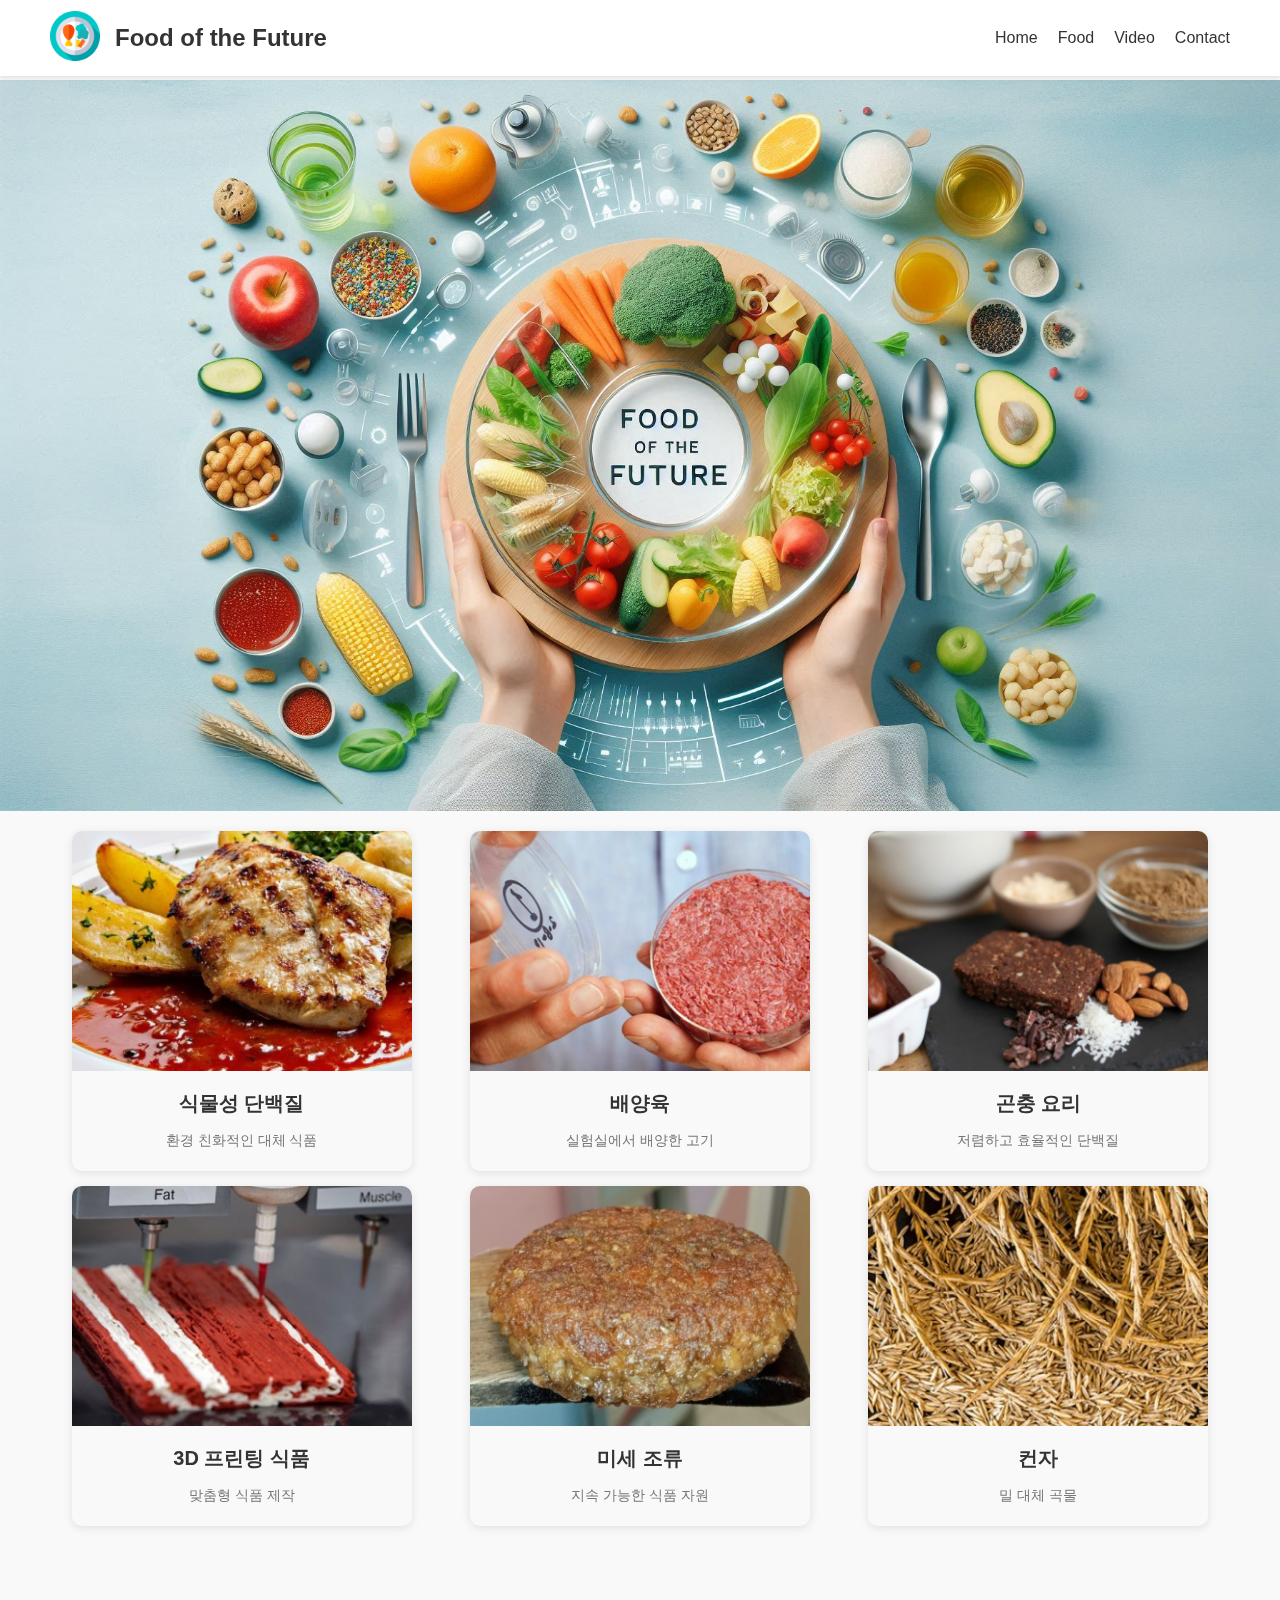
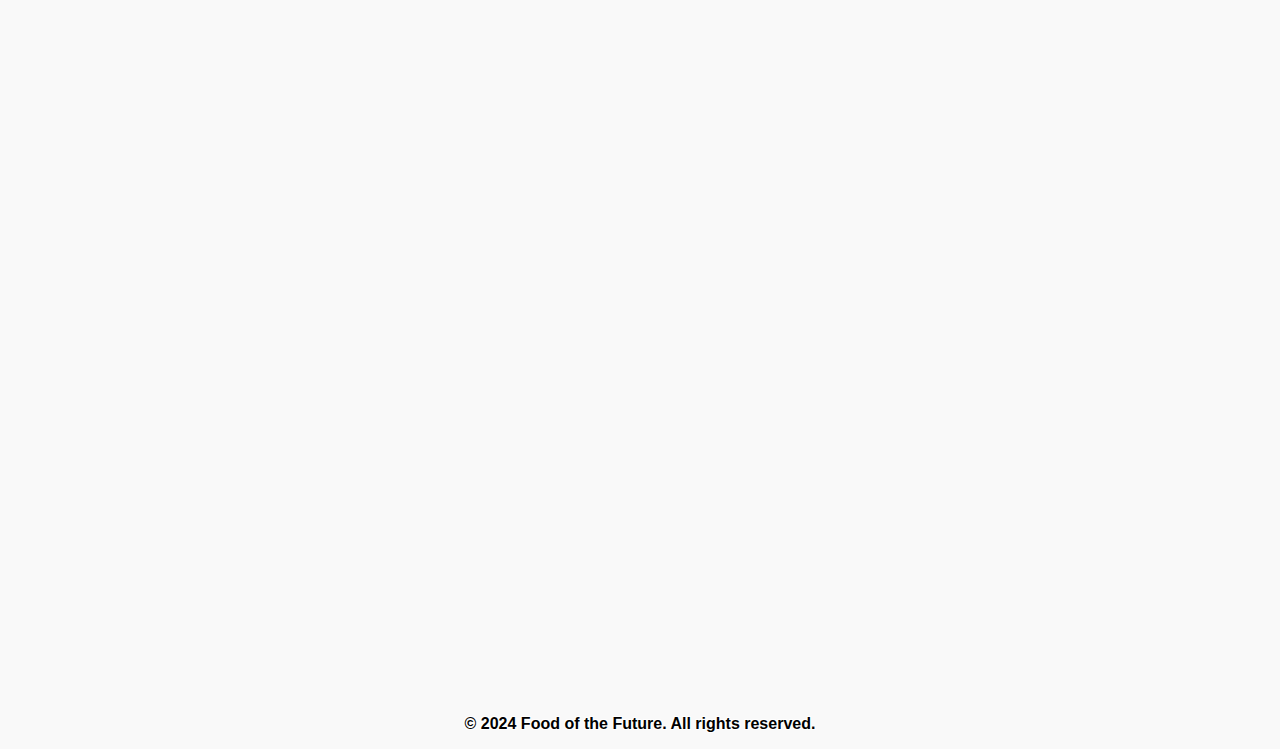
<file: index.html>
<!DOCTYPE html>
<html lang="ko">
<head>
    <meta charset="UTF-8">
    <meta name="viewport" content="width=device-width, initial-scale=1.0">
    <title>Food of the future</title>
    <link rel="stylesheet" href="styles.css">
</head>
<body>
    <header>
        <div class="logo-container">
            <a href="#main-section" class="logo-link">
                <img src="assets/images/logo.svg" alt="Site Logo" class="logo">
            </a>
            <h1>Food of the Future</h1>
        </div>
        <nav>
            <a href="#main-section">Home</a>
            <a href="#food-section">Food</a>
            <a href="#video-section">Video</a>
            <a href="contact.html">Contact</a>
        </nav>
    </header>

    <section id="main-section" class="main-section">
        <div class="main-content">
            <img src="assets/images/main.jpeg" alt="Food of the Future">
            <div class="overlay">
                <h2>Food of the Future</h2>
                <p>우리의 식탁은 지구의 건강과 직결됩니다.</p>
                <p>빠르게 변화하는 환경 속에서, 우리는 지속 가능한 음식 자원을 찾고, 미래의 식량 위기에 대비해야 합니다.</p>
                <p>
                    저희는 다양한 혁신적인 대안 식품, 기술과 창의성이 결합된 식품 등 차세대 식량 솔루션을 소개합니다.
                </p>
                <p><em>지속 가능한 식탁의 시작, 지금 여기에서 함께하세요.</em></p>
            </div>
        </div>
    </section>

    <div class="container" id="food-section">
        <div class="card">
            <div class="card-inner">
                <div class="card-front">
                    <img src="assets/images/식물성 단백질.png" alt="식물성 단백질">
                    <h3>식물성 단백질</h3>
                    <p>환경 친화적인 대체 식품</p>
                </div>
                <div class="card-back">
                    <p> 식물성 단백질은 콩, 완두 등 식물에서 추출하여 만든 고단백 대체식품으로, 
                        육류 생산에 비해 온실가스 배출이 적고 자원 소모가 적습니다. 
                        이 대체 단백질은 비건 및 채식주의자뿐만 아니라, 
                        지속 가능한 식생활을 지향하는 사람들에게도 이상적입니다.</p>
                </div>
            </div>
        </div>
        <div class="card">
            <div class="card-inner">
                <div class="card-front">
                    <img src="assets/images/배양육.png" alt="배양육">
                    <h3>배양육</h3>
                    <p>실험실에서 배양한 고기</p>
                </div>
                <div class="card-back">
                    <p>배양육은 동물 세포를 실험실에서 배양하여 생산된 고기입니다.
                       동물을 도살하지 않고도 고기의 질감과 맛을 재현할 수 있어 윤리적이며,
                       전통적인 축산업보다 환경 영향을 크게 줄입니다. 
                       미래에는 대량 생산 기술로 더 많은 소비자들에게 공급될 것으로 기대됩니다.</p>
                </div>
            </div>
        </div>
        <div class="card">
            <div class="card-inner">
                <div class="card-front">
                    <img src="assets/images/곤충 요리.png" alt="곤충 요리">
                    <h3>곤충 요리</h3>
                    <p>저렴하고 효율적인 단백질</p>
                </div>
                <div class="card-back">
                    <p>곤충은 단백질, 비타민, 미네랄이 풍부한 대안 식품으로, 
                        가축보다 사육 면적이 적게 들고 물과 사료 소비도 현저히 적습니다. 
                        귀뚜라미, 밀웜 같은 곤충은 지속 가능한 미래 식량으로 주목받고 있으며, 
                        스낵부터 파우더 형태까지 다양한 제품으로 제공됩니다.</p>
                </div>
            </div>
        </div>
        <div class="card">
            <div class="card-inner">
                <div class="card-front">
                    <img src="assets/images/3d.png" alt="3D 프린팅 식품">
                    <h3>3D 프린팅 식품</h3>
                    <p>맞춤형 식품 제작</p>
                </div>
                <div class="card-back">
                    <p>3D 프린팅 식품은 개인의 영양 요구와 선호도에 맞춰 정밀하게 제작된 맞춤형 식품입니다.
                         이 기술은 음식 낭비를 줄이고, 시각적으로 독창적인 음식 디자인을 가능하게 합니다. 
                         또한, 장애인과 노약자들이 더 쉽게 섭취할 수 있는 부드러운 질감의 음식을 만들 수도 있습니다.</p>
                </div>
            </div>
        </div>
        <div class="card">
            <div class="card-inner">
                <div class="card-front">
                    <img src="assets/images/미세 조류.png" alt="미세 조류">
                    <h3>미세 조류</h3>
                    <p>지속 가능한 식품 자원</p>
                </div>
                <div class="card-back">
                    <p>미세 조류는 스피룰리나, 클로렐라와 같은 미세 조류를 활용한 식품으로, 
                        단백질 함량이 높고 오메가-3 지방산과 같은 유익한 영양소가 풍부합니다. 
                        재배에 필요한 자원이 적고 온실가스 배출이 낮아 차세대 식량 자원으로 주목받고 있습니다.</p>
                </div>
            </div>
        </div>
        <div class="card">
            <div class="card-inner">
                <div class="card-front">
                    <img src="assets/images/컨자.png" alt="컨자">
                    <h3>컨자</h3>
                    <p>밀 대체 곡물</p>
                </div>
                <div class="card-back">
                    <p>컨자는 밀을 대체할 수 있는 다년생 작물로, 
                        토양 침식을 방지하고 물 사용량을 줄이는 효과가 있습니다. 
                        높은 영양 가치와 지속 가능한 재배 방식 덕분에 점점 더 많은 관심을 받고 있으며, 
                        빵, 파스타 등 다양한 제품에 적용 가능합니다.</p>
                </div>
            </div>
        </div>
    </div>
    <section class="video-section" id="video-section">
        <iframe src="https://www.youtube.com/embed/o4eTZVIV9HU?si=TdS5cyv4L-k1Mvhw" title="YouTube video player" frameborder="0" allow="accelerometer; autoplay; clipboard-write; encrypted-media; gyroscope; picture-in-picture; web-share" referrerpolicy="strict-origin-when-cross-origin" allowfullscreen></iframe>
    </section>
</body>
<footer>
    <p>&copy; 2024 Food of the Future. All rights reserved.</p>
</footer>
</html>
</file>
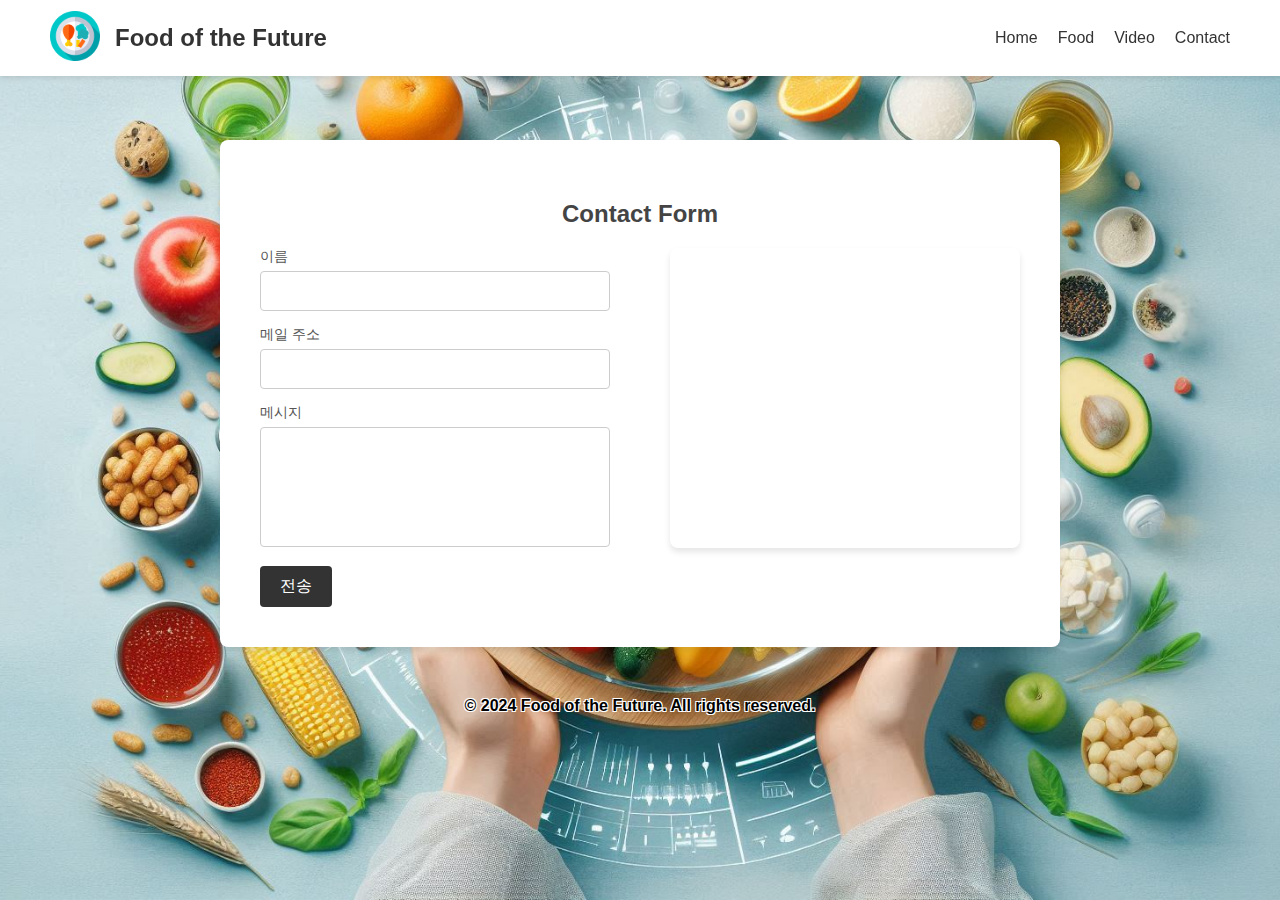
<file: contact.html>
<!DOCTYPE html>
<html lang="ko">
<head>
    <meta charset="UTF-8">
    <meta name="viewport" content="width=device-width, initial-scale=1.0">
    <title>Contact Us</title>
    <link rel="stylesheet" href="styles.css">
</head>
<body class="contact-body">
    <header>
        <div class="logo-container">
            <a href="index.html" class="logo-link">
                <img src="assets/images/logo.svg" alt="Site Logo" class="logo">
            </a>
            <h1>Food of the Future</h1>
        </div>
        <nav>
            <a href="index.html">Home</a>
            <a href="index.html#food-section">Food</a>
            <a href="index.html#video-section">Video</a>
            <a href="contact.html">Contact</a>
        </nav>
    </header>
    

    <main class="contact-page">
        <section id="contact-form" class="contact-form">
            <h2>Contact Form</h2>
            <div class="form-and-map">
                <!-- Contact Form -->
                <form action="#">
                    <div>
                        <label for="name">이름</label>
                        <input type="text" id="name" name="your-name">
                    </div>
                    <div>
                        <label for="email">메일 주소</label>
                        <input type="email" id="email" name="your-email">
                    </div>
                    <div>
                        <label for="message">메시지</label>
                        <textarea id="message" name="your-message"></textarea>
                    </div>
                    <input type="submit" class="button" value="전송">
                </form>
        
                <!-- 지도 -->
                <div class="map-container">
                    <iframe src="https://www.google.com/maps/embed?pb=!1m18!1m12!1m3!1d3172.2098540899506!2d127.26778109999997!3d37.33754020000001!2m3!1f0!2f0!3f0!3m2!1i1024!2i768!4f13.1!3m3!1m2!1s0x357b556308278329%3A0xa0cb1bdc6f35f94!2z7Jqp7J247IucIOuqqO2YhOydjSDtlZzqta3smbjqta3slrTrjIDtlZnqtZAg6rO17ZWZ6rSA!5e0!3m2!1sko!2skr!4v1733904628193!5m2!1sko!2skr" width="600" height="450" style="border:0;" allowfullscreen="" loading="lazy" referrerpolicy="no-referrer-when-downgrade"></iframe>
                </div>
            </div>
        </section>
    </main>

    <footer>
        <p>&copy; 2024 Food of the Future. All rights reserved.</p>
    </footer>
</body>
</html>
</file>
<file: styles.css>
body {
    font-family: Arial, sans-serif;
    margin: 0;
    padding: 0;
    background-color: #f9f9f9;
}
.main-section {
    position: relative;
    width: 100%;
    max-width: 1920px;
    height: auto;
    display: flex;
    justify-content: center; 
    align-items: center;
    margin: 0 auto;
    padding-top: 80px;
    box-sizing: border-box; 
}


.main-content {
    position: relative;
    overflow: hidden;
    margin: 0 auto;
    display: flex;
    justify-content: center;
    align-items: center; 
}

.main-content img {
    width: 100%;
    height: auto;
    display: block;
    transition: transform 0.5s ease, filter 0.5s ease;
    object-fit: cover;
}

.main-content:hover img {
    transform: scale(1.1); /* 확대 효과 */
    filter: blur(5px); /* 블러 효과 */
}

.main-content .overlay {
    position: absolute;
    top: 0;
    left: 0;
    width: 100%;
    height: 100%;
    background-color: rgba(0, 0, 0, 0.5); /* 반투명 검은 배경 */
    display: flex;
    flex-direction: column;
    justify-content: center;
    align-items: center;
    color: white;
    opacity: 0;
    transition: opacity 0.5s ease;
    text-align: center;
    padding: 20px;
    box-sizing: border-box;
}

.main-content:hover .overlay {
    opacity: 1; /* 마우스 오버 시 표시 */
}

.main-content .overlay h2 {
    font-size: 36px; /* 기본 글자 크기 */
    margin-bottom: 10px;
    text-align: center;
}

.main-content .overlay p {
    font-size: 18px;
    line-height: 1.5;
    text-align: center;
}

/* 작은 화면에서 텍스트 크기 줄이기 */
@media (max-width: 768px) {
    .main-content .overlay h2 {
        font-size: 24px; /* 태블릿 크기 글자 축소 */
    }

    .main-content .overlay p {
        font-size: 16px; /* 태블릿 크기 글자 축소 */
    }
}

@media (max-width: 480px) {
    .main-content .overlay h2 {
        font-size: 10px; /* 모바일 크기 글자 축소 */
    }

    .main-content .overlay p {
        font-size: 14px; /* 모바일 크기 글자 축소 */
        line-height: 1.0; /* 줄 간격 조정 */
    }
}

header {
    display: flex;
    justify-content: space-between;
    align-items: center;
    padding: 20px 50px;
    height: 36px;
    background-color: white;
    box-shadow: 0 2px 5px rgba(0, 0, 0, 0.1);
    position: fixed;
    top: 0;
    left: 0;
    width: calc(100% - 100px);
    z-index: 1000;
}

.logo-container {
    display: flex;
    align-items: center;
}

.logo {
    width: 50px;
    height: auto;
    margin-right: 15px; 
}

header h1 {
    font-size: 24px;
    color: #333;
    margin: 0;
}

header nav {
    display: flex;
}

header nav a {
    margin-left: 20px;
    text-decoration: none;
    color: #333;
    font-size: 16px;
}

header nav a:hover {
    color: #5d00ff;
}

.container {
    scroll-margin-top: 90px;
    display: grid;
    grid-template-columns: repeat(3, 1fr);
    gap: 15px;
    margin: 20px 50px;
    justify-items: center;
}

.card {
    width: 340px;
    height: 340px;
    perspective: 1000px;
}

.card-inner {
    position: relative;
    width: 100%;
    height: 100%;
    transition: transform 0.6s;
    transform-style: preserve-3d;
}

.card:hover .card-inner {
    transform: rotateY(180deg);
}

.card-front, .card-back {
    position: absolute;
    width: 100%;
    height: 100%;
    backface-visibility: hidden;
    border-radius: 10px;
    overflow: hidden;
    box-shadow: 0 2px 10px rgba(0, 0, 0, 0.1);
    text-align: center;
}

.card-back {
    background-color: #f0f0f0; /* 뒷면 배경색 */
    color: #333; /* 텍스트 색상 */
    transform: rotateY(180deg);
    display: flex;
    align-items: center;
    justify-content: center;
    padding: 20px;
    box-sizing: border-box;
    text-align: left;
    line-height: 1.6;
    font-size: 14px;
}

/* 카드 뒷면 텍스트 */
.card-back p {
    margin: 0;
    color: #555;
    line-height: 1.8;
}

.card img {
    width: 340px;
    height: 240px;
    object-fit: cover;
}

.card h3 {
    font-size: 20px;
    color: #333;
    margin: 15px 0;
}

.card p {
    font-size: 14px;
    color: #777;
    margin: 0 15px 15px;
}

@media (max-width: 900px) {
    .container {
        grid-template-columns: repeat(2, 1fr);
    }
}

@media (max-width: 600px) {
    .container {
        grid-template-columns: 1fr;
    }
}

.video-section {
    scroll-margin-top: 90px;
    width: 100%;
    max-width: 1200px; /* 최대 너비 제한 */
    margin: 0 auto; /* 좌우 중앙 정렬 */
    padding: 20px 0; /* 위아래 여백 추가 */
    text-align: center;
    margin-bottom: 50px; 
}

.video-section iframe {
    width: 100%;
    max-width: 1200px; /* 최대 너비 제한 */
    height: auto; /* 비율에 맞게 높이 자동 조정 */
    aspect-ratio: 16 / 9; /* 16:9 비율 유지 */
}

/* Contact Page 스타일 */

.contact-body {
    background-image: url('assets/images/main.jpeg');
    background-size: cover; /* 화면에 꽉 차게 */
    background-position: center; /* 중앙 정렬 */
    background-repeat: no-repeat; /* 이미지 반복 방지 */
    background-attachment: fixed; /* 스크롤 시 배경 고정 */
}
.contact-page {
    max-width: 800px;
    margin: 140px auto 50px;
    padding: 20px;
    background: white;
    box-shadow: 0 4px 6px rgba(0, 0, 0, 0.1);
    border-radius: 8px;
}


/* Contact Form 스타일 */
.contact-form {
    padding: 20px;
}

.contact-form h2 {
    font-size: 24px;
    margin-bottom: 20px;
    color: #444;
    text-align: center;
}

.contact-form form div {
    margin-bottom: 15px;
}

.contact-form label {
    display: block;
    font-size: 14px;
    margin-bottom: 5px;
    color: #555;
}

.contact-form input[type="text"],
.contact-form input[type="email"],
.contact-form textarea {
    width: 100%;
    padding: 10px;
    font-size: 16px;
    border: 1px solid #ccc;
    border-radius: 4px;
    box-sizing: border-box;
    resize: none;
}

.contact-form textarea {
    height: 120px;
}

.contact-form input[type="submit"] {
    background-color: #333;
    color: white;
    padding: 10px 20px;
    font-size: 16px;
    border: none;
    border-radius: 4px;
    cursor: pointer;
    transition: background-color 0.3s;
}

.contact-form input[type="submit"]:hover {
    background-color: #555;
}
/* Contact Form과 지도 컨테이너 */
.form-and-map {
    display: flex;
    justify-content: space-between;
    gap: 60px;
    flex-wrap: wrap; /* 화면 크기가 작아지면 세로 정렬 */
}

.form-and-map form {
    flex: 1;
    min-width: 300px;
}

.map-container {
    flex: 1;
    min-width: 300px;
}

.map-container iframe {
    width: 100%;
    height: 300px;
    border-radius: 8px;
    box-shadow: 0 4px 6px rgba(0, 0, 0, 0.1);
    border: 1px solid #ccc;
}

footer {
    font-weight: bold;
    left: 0; 
    width: 100%;
    text-align: center;
    color: black; 
    text-shadow:
    -1px -1px 0 white, /* 왼쪽 위 */
    1px -1px 0 white,  /* 오른쪽 위 */
    -1px 1px 0 white,  /* 왼쪽 아래 */
    1px 1px 0 white;   /* 오른쪽 아래 */
    z-index: 1000; /* 다른 요소 위에 배치 */
}
</file>
